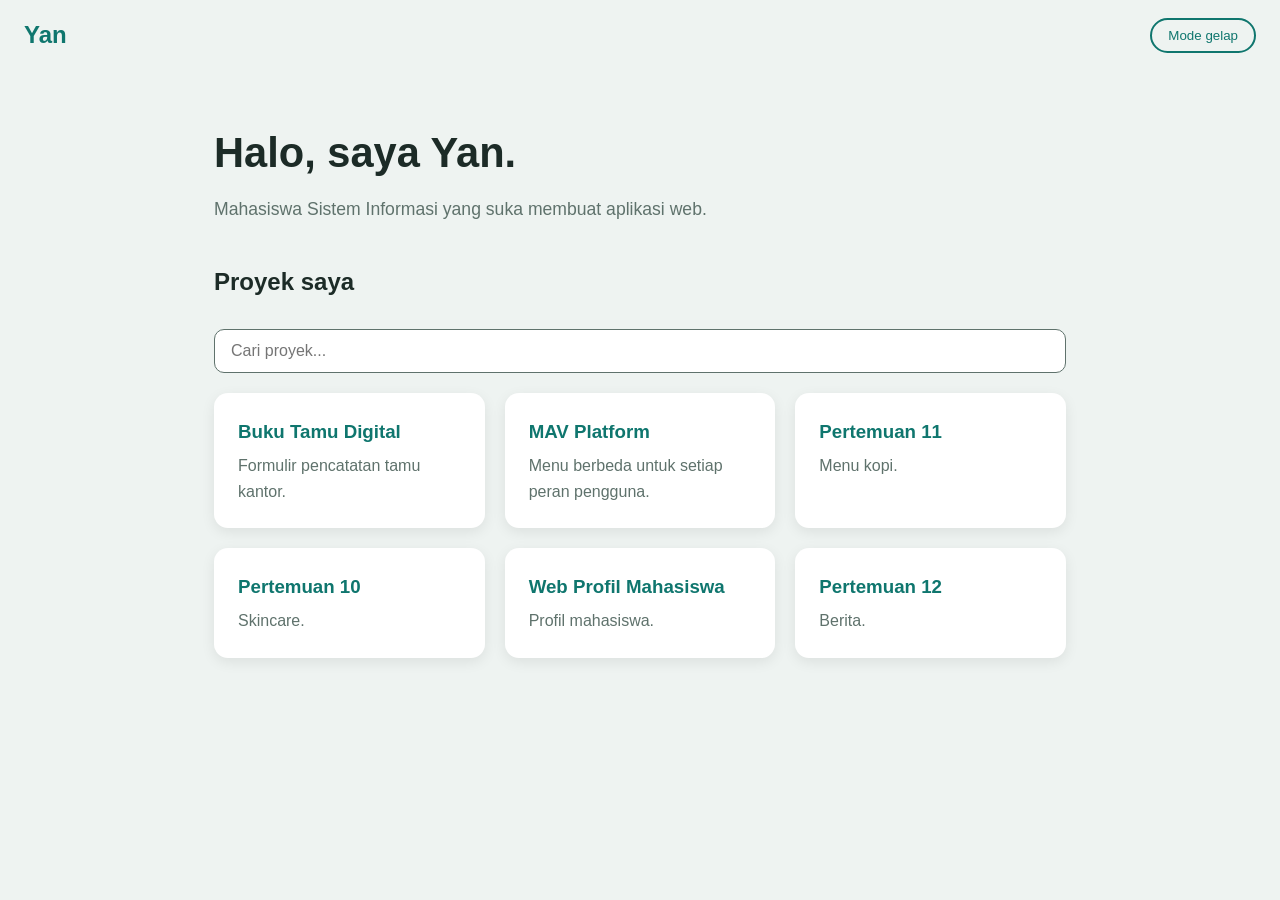
<file: index.html>
<!DOCTYPE html>
<html lang="id">

<head>
    <meta charset="UTF-8">
    <meta name="viewport" content="width=device-width, initial-scale=1">
    <title>Portofolio Yan</title> <!-- Menghubungkan file CSS -->
    <link rel="stylesheet" href="style.css">
</head>

<body> <!-- ===== Bagian atas ===== -->
    <header class="header">
        <h2 class="logo">Yan</h2> <button id="tombol-tema">Mode gelap</button>
    </header>
    <main class="isi"> <!-- ===== Perkenalan ===== -->
        <section class="perkenalan">
            <h1>Halo, saya Yan.</h1>
            <p>Mahasiswa Sistem Informasi yang suka membuat aplikasi web.</p>
        </section> <!-- ===== Daftar proyek ===== -->
        <h2>Proyek saya</h2> <!-- Kotak pencarian (dipakai oleh script.js) --> <input type="text" id="cari"
            placeholder="Cari proyek...">
        <section class="daftar-proyek">
            <!-- Satu kartu = satu proyek.            href mengarah ke index.html di dalam folder proyek tersebut. -->
            <a class="kartu" href="warung-ice-cream/buku-tamu-digital/index.html">
                <h3>Buku Tamu Digital</h3>
                <p>Formulir pencatatan tamu kantor.</p>
            </a> <a class="kartu" href="warung-ice-cream/mav-platform/index.html">
                <h3>MAV Platform</h3>
                <p>Menu berbeda untuk setiap peran pengguna.</p>
            </a>
            </a> <a class="kartu" href="pertemuan11/index.html">
                <h3>Pertemuan 11</h3>
                <p>Menu kopi.</p>
            </a>
            </a> <a class="kartu" href="pertemuan10/index.html">
                <h3>Pertemuan 10</h3>
                <p>Skincare.</p>
            </a>
            </a> <a class="kartu" href="web-profil-mahasiswa/index.html">
                <h3>Web Profil Mahasiswa</h3>
                <p>Profil mahasiswa.</p>
            </a>
            </a> <a class="kartu" href="pertemuan12/index.html">
                <h3>Pertemuan 12</h3>
                <p>Berita.</p>
            </a>
            <!-- Mau menambah proyek? Salin satu blok <a class="kartu"> di atas, lalu ubah href, judul, dan deskripsinya. -->
        </section>
        <p id="pesan-kosong" class="pesan-kosong">Proyek tidak ditemukan.</p>
    </main> <!-- Menghubungkan file JavaScript (letakkan paling bawah) -->
    <script src="script.js"></script>
</body>

</html>
</file>
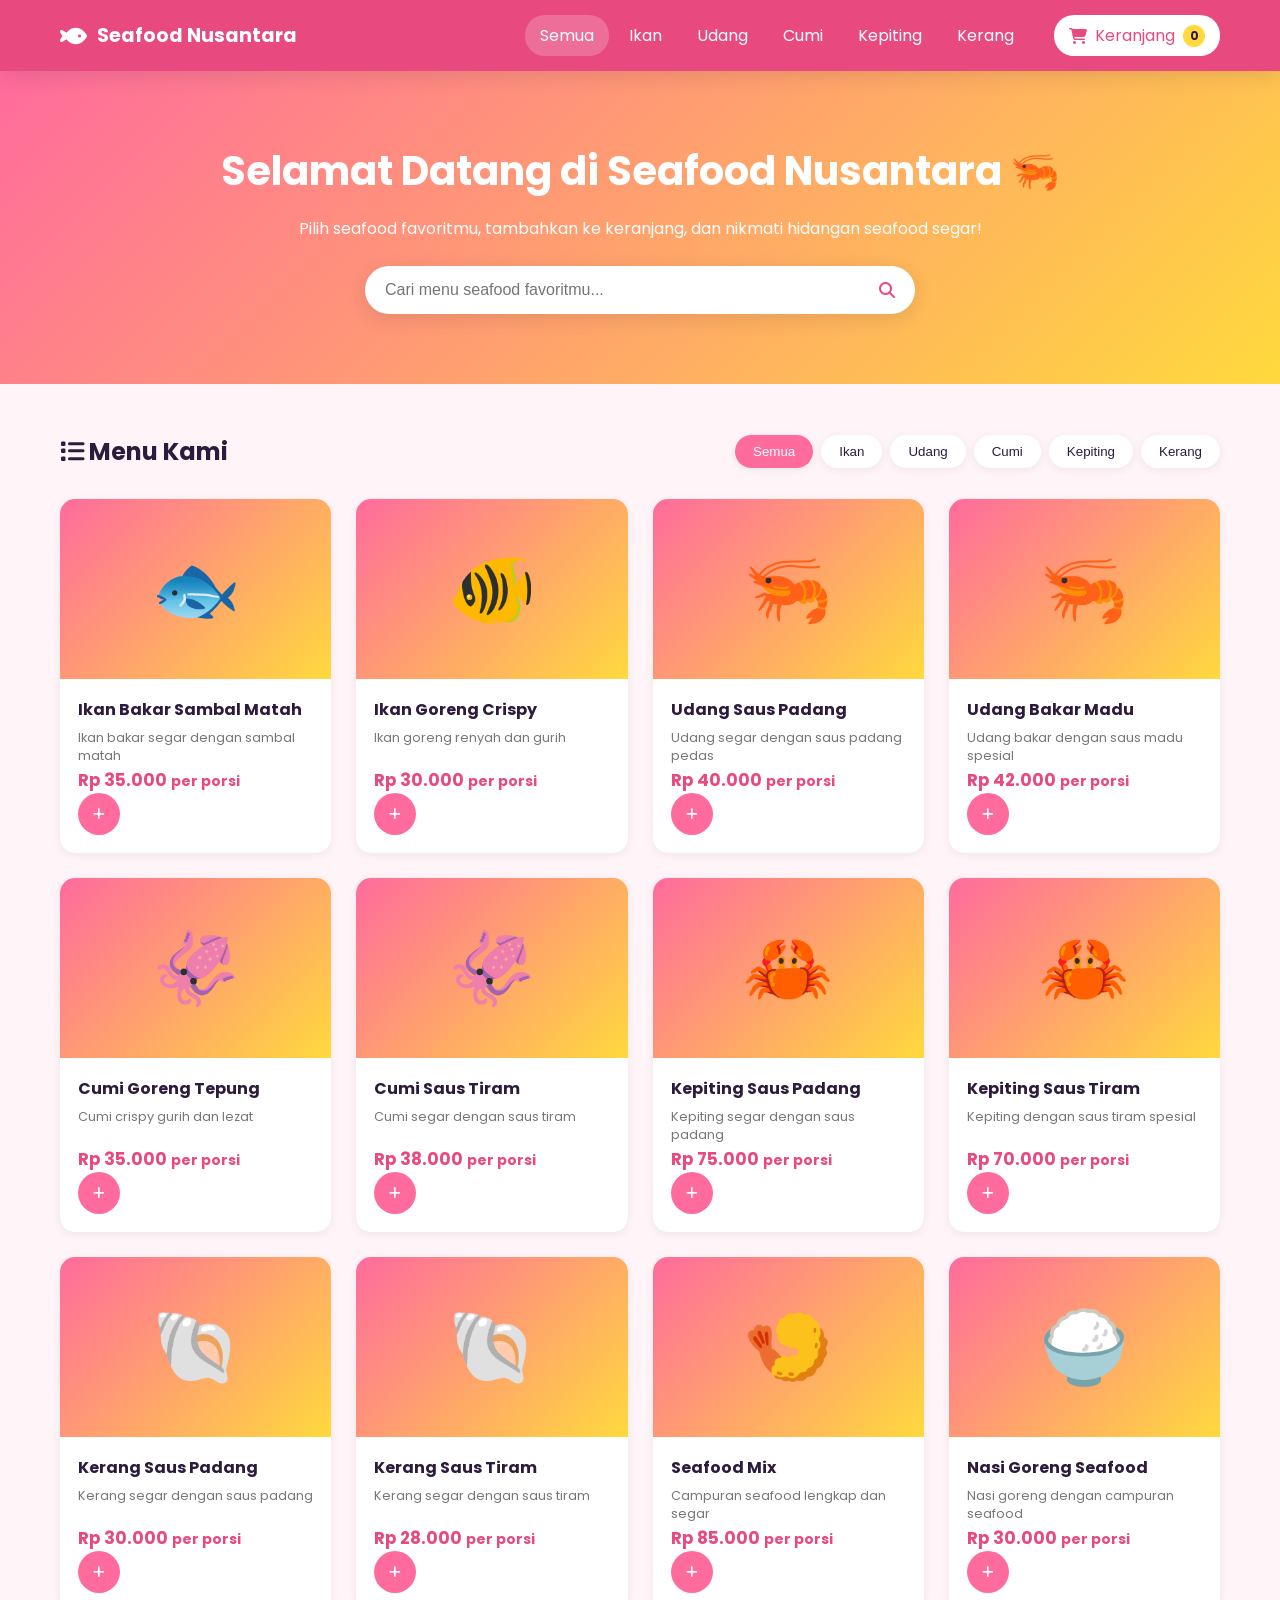
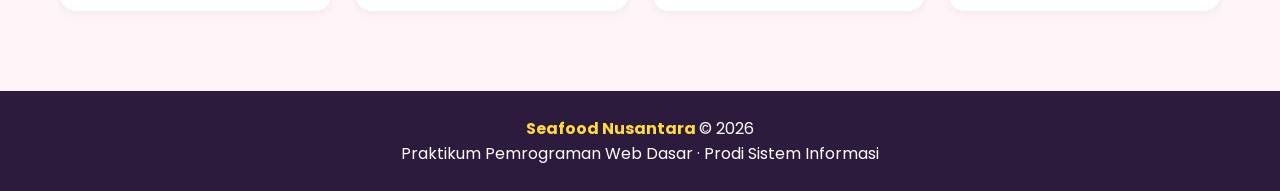
<file: restoran-seafood/index.html>
<!DOCTYPE html>
<html lang="id">

<head>
    <meta charset="UTF-8">
    <meta name="viewport" content="width=device-width, initial-scale=1.0">

    <title>Seafood Nusantara</title>

    <!-- jQuery -->
    <script src="https://code.jquery.com/jquery-3.7.1.min.js"></script>

    <!-- Font Awesome -->
    <link rel="stylesheet"
        href="https://cdnjs.cloudflare.com/ajax/libs/font-awesome/6.4.0/css/all.min.css">

    <!-- Google Font -->
    <link href="https://fonts.googleapis.com/css2?family=Poppins:wght@300;400;500;600;700;800&display=swap"
        rel="stylesheet">

    <!-- CSS -->
    <link rel="stylesheet" href="style.css">
</head>

<body>

    <!-- ================= NAVBAR ================= -->

    <nav class="navbar">

        <div class="nav-container">

            <div class="logo">

                <i class="fas fa-fish"></i>

                <span>
                    Seafood Nusantara
                </span>

            </div>


            <div class="nav-menu" id="navMenu">

                <a class="nav-link active"
                   data-filter="all">
                    Semua
                </a>

                <a class="nav-link"
                   data-filter="ikan">
                    Ikan
                </a>

                <a class="nav-link"
                   data-filter="udang">
                    Udang
                </a>

                <a class="nav-link"
                   data-filter="cumi">
                    Cumi
                </a>

                <a class="nav-link"
                   data-filter="kepiting">
                    Kepiting
                </a>

                <a class="nav-link"
                   data-filter="kerang">
                    Kerang
                </a>

            </div>


            <div class="cart-btn" id="cartBtn">

                <i class="fas fa-shopping-cart"></i>

                <span class="cart-text">
                    Keranjang
                </span>

                <span class="cart-badge" id="cartBadge">
                    0
                </span>

            </div>


            <div class="hamburger" id="hamburger">

                <i class="fas fa-bars"></i>

            </div>

        </div>

    </nav>


    <!-- ================= HERO ================= -->

    <section class="hero">

        <div class="hero-content">

            <h1>
                Selamat Datang di
                <span>Seafood Nusantara</span> 🦐
            </h1>

            <p>
                Pilih seafood favoritmu, tambahkan ke keranjang,
                dan nikmati hidangan seafood segar!
            </p>


            <div class="search-box">

                <input
                    type="text"
                    id="searchProduk"
                    placeholder="Cari menu seafood favoritmu...">

                <i class="fas fa-search"></i>

            </div>

        </div>

    </section>


    <!-- ================= MENU ================= -->

    <section class="produk-section">

        <div class="section-header">

            <h2>
                <i class="fas fa-list"></i>
                Menu Kami
            </h2>


            <div class="filter-btns">

                <button
                    class="filter-btn active"
                    data-cat="all">
                    Semua
                </button>

                <button
                    class="filter-btn"
                    data-cat="ikan">
                    Ikan
                </button>

                <button
                    class="filter-btn"
                    data-cat="udang">
                    Udang
                </button>

                <button
                    class="filter-btn"
                    data-cat="cumi">
                    Cumi
                </button>

                <button
                    class="filter-btn"
                    data-cat="kepiting">
                    Kepiting
                </button>

                <button
                    class="filter-btn"
                    data-cat="kerang">
                    Kerang
                </button>

            </div>

        </div>


        <div
            class="produk-grid"
            id="produkGrid">
        </div>

    </section>


    <!-- ================= OVERLAY KERANJANG ================= -->

    <div
        class="cart-overlay"
        id="cartOverlay">
    </div>


    <!-- ================= KERANJANG ================= -->

    <aside
        class="cart-sidebar"
        id="cartSidebar">

        <div class="cart-header">

            <h3>

                <i class="fas fa-shopping-bag"></i>

                Keranjang Belanja

            </h3>


            <button
                class="cart-close"
                id="cartClose">

                <i class="fas fa-times"></i>

            </button>

        </div>


        <div
            class="cart-items"
            id="cartItems">
        </div>


        <div class="cart-footer">

            <div class="cart-total">

                <span>
                    Total:
                </span>

                <span
                    class="total-price"
                    id="cartTotal">

                    Rp 0

                </span>

            </div>


            <button
                class="btn-checkout"
                id="btnCheckout">

                <i class="fas fa-check-circle"></i>

                Checkout Sekarang

            </button>

        </div>

    </aside>


    <!-- ================= TOAST ================= -->

    <div
        class="toast"
        id="toast">

        <i class="fas fa-check-circle"></i>

        <span id="toastMsg">
            Produk ditambahkan!
        </span>

    </div>


    <!-- ================= DATA PEMBELI ================= -->

    <div
        class="checkout-modal"
        id="checkoutModal">

        <div class="checkout-box">

            <h2>

                <i class="fas fa-user"></i>

                Data Pembeli

            </h2>


            <form id="checkoutForm">


                <div class="form-group">

                    <label for="namaPembeli">
                        Nama
                    </label>

                    <input
                        type="text"
                        id="namaPembeli"
                        placeholder="Nama lengkap"
                        required>

                </div>


                <div class="form-group">

                    <label for="alamatPembeli">
                        Alamat
                    </label>

                    <textarea
                        id="alamatPembeli"
                        placeholder="Alamat pengiriman"
                        required>
                    </textarea>

                </div>


                <div class="form-group">

                    <label for="noHp">
                        No HP
                    </label>

                    <input
                        type="tel"
                        id="noHp"
                        placeholder="08xxxxxxxxxx"
                        required>

                </div>


                <div class="checkout-buttons">

                    <button
                        type="button"
                        class="btn-batal"
                        id="btnBatal">

                        Batal

                    </button>


                    <button
                        type="submit"
                        class="btn-bayar">

                        <i class="fas fa-check-circle"></i>

                        Bayar Sekarang

                    </button>

                </div>

            </form>

        </div>

    </div>


    <!-- ================= FOOTER ================= -->

    <footer class="footer">

        <p>
            <strong>
                Seafood Nusantara
            </strong>
            © 2026
        </p>

        <p>
            Praktikum Pemrograman Web Dasar
            · Prodi Sistem Informasi
        </p>

    </footer>


    <!-- JAVASCRIPT -->

    <script src="script.js"></script>

</body>

</html>
</file>
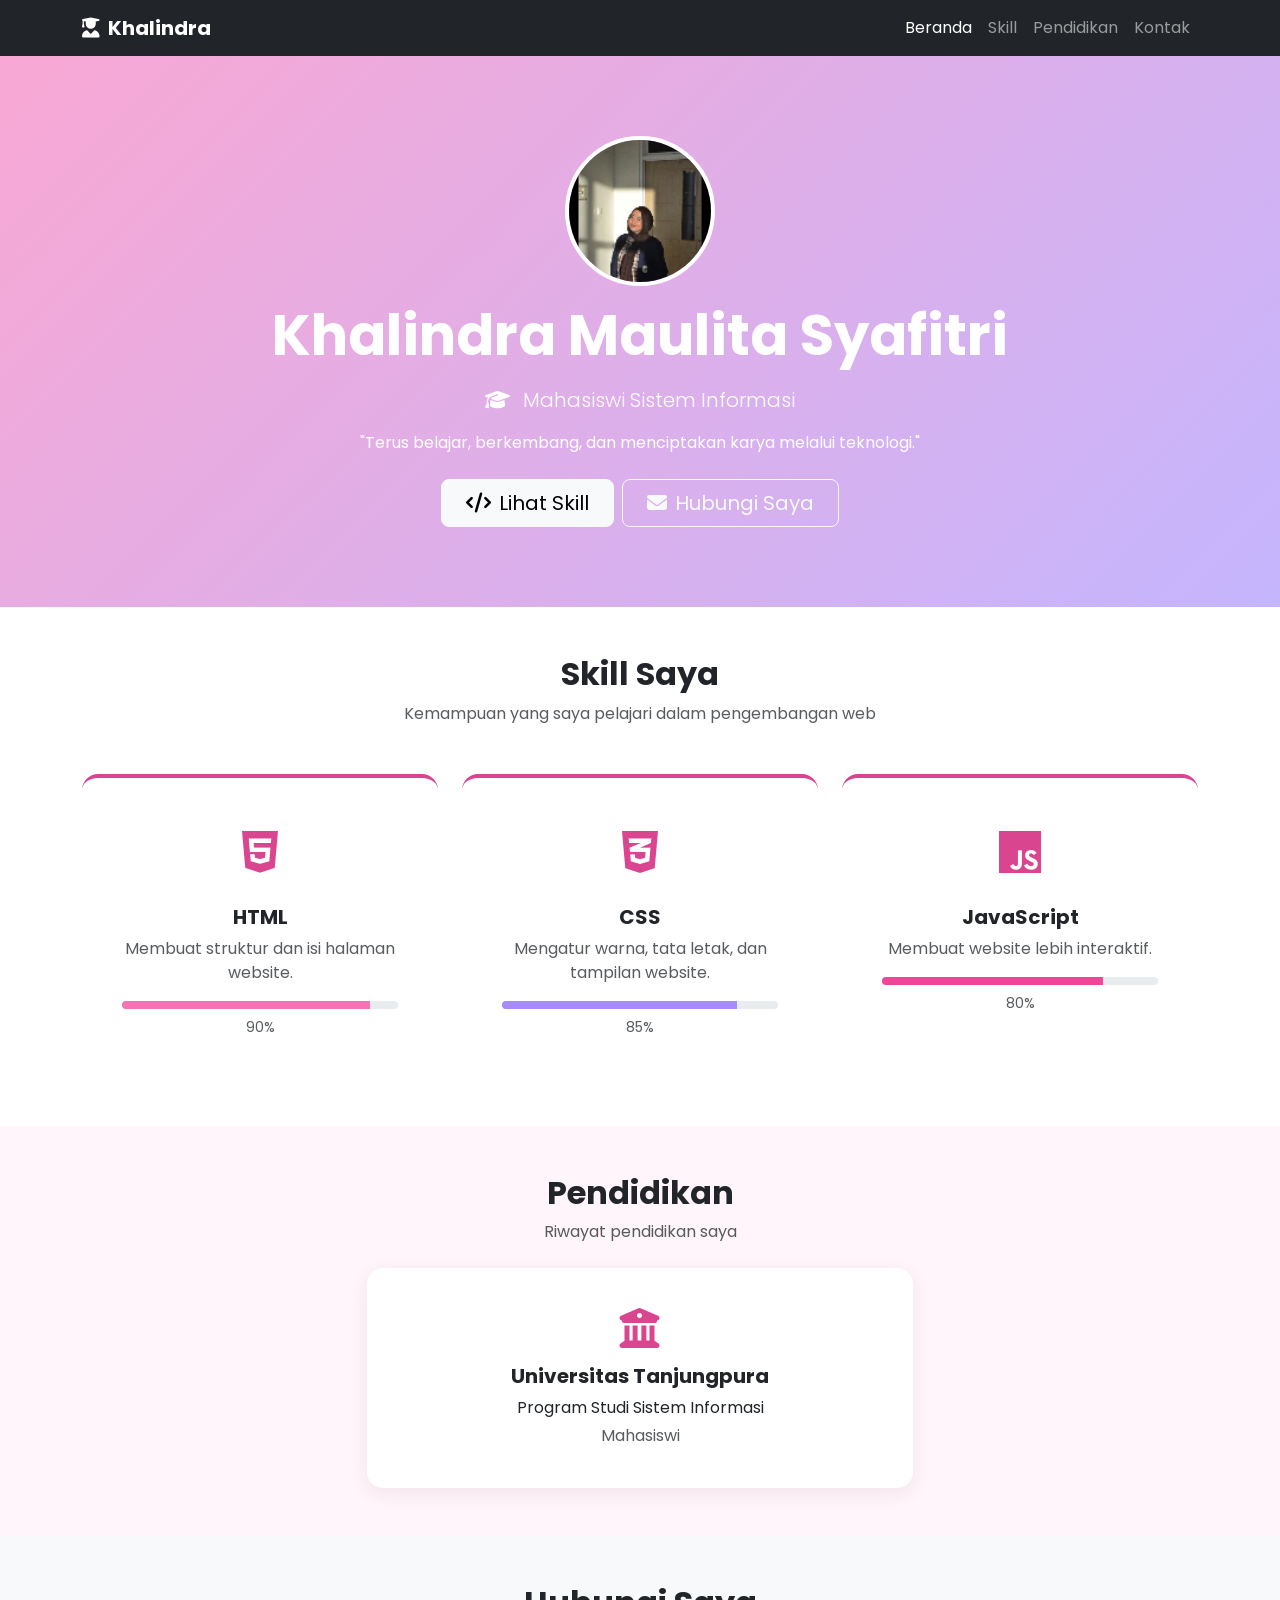
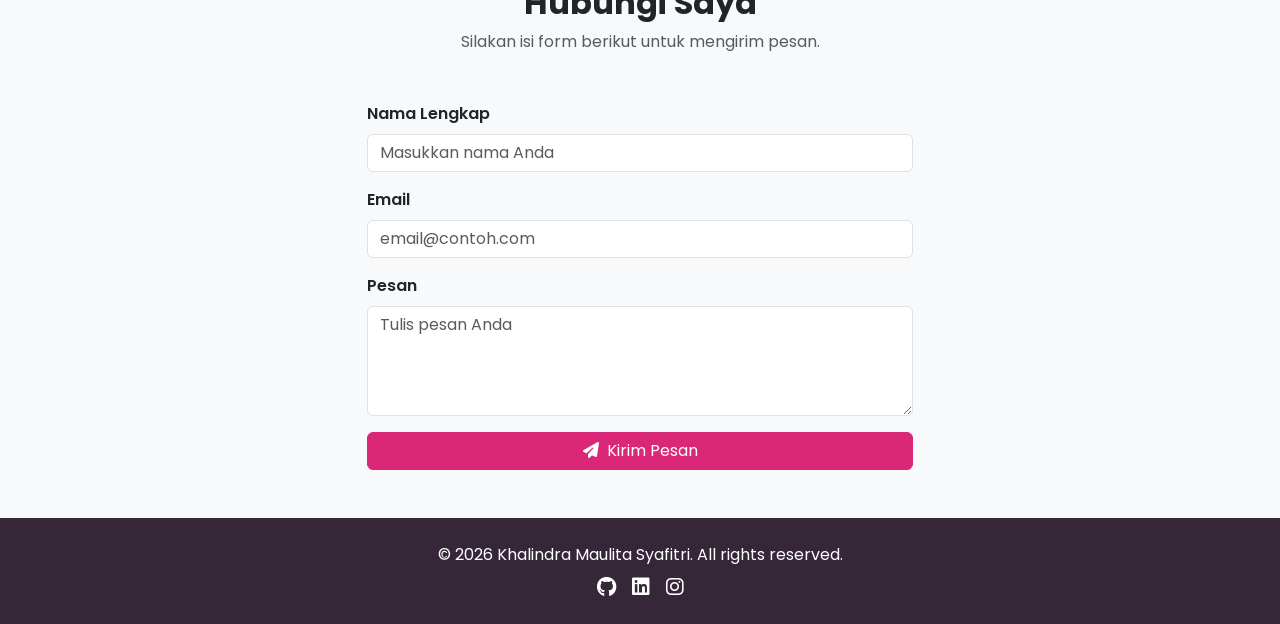
<file: web-profil-mahasiswa/index.html>
<!DOCTYPE html>
<html lang="id">
<head>
    <meta charset="UTF-8">
    <meta name="viewport" content="width=device-width, initial-scale=1.0">
    <title>Profile Mahasiswa - Khalindra</title>

    <link href="https://cdn.jsdelivr.net/npm/bootstrap@5.3.0/dist/css/bootstrap.min.css"
          rel="stylesheet">

    <link href="https://cdnjs.cloudflare.com/ajax/libs/font-awesome/6.4.0/css/all.min.css"
          rel="stylesheet">

    <link href="https://fonts.googleapis.com/css2?family=Poppins:wght@300;400;500;600;700;800&display=swap"
          rel="stylesheet">

    <link rel="stylesheet" href="style.css">
</head>
<body>

    <nav class="navbar navbar-expand-lg navbar-dark bg-dark sticky-top">
        <div class="container">
            <a class="navbar-brand fw-bold" href="#beranda">
                <i class="fas fa-user-graduate me-2"></i>Khalindra
            </a>

            <button class="navbar-toggler" type="button"
                    data-bs-toggle="collapse" data-bs-target="#navbarMenu"
                    aria-controls="navbarMenu" aria-expanded="false"
                    aria-label="Buka menu navigasi">
                <span class="navbar-toggler-icon"></span>
            </button>

            <div class="collapse navbar-collapse" id="navbarMenu">
                <ul class="navbar-nav ms-auto">
                    <li class="nav-item">
                        <a class="nav-link active" href="#beranda">Beranda</a>
                    </li>
                    <li class="nav-item">
                        <a class="nav-link" href="#skill">Skill</a>
                    </li>
                    <li class="nav-item">
                        <a class="nav-link" href="#pendidikan">Pendidikan</a>
                    </li>
                    <li class="nav-item">
                        <a class="nav-link" href="#kontak">Kontak</a>
                    </li>
                </ul>
            </div>
        </div>
    </nav>

    <!-- HERO SECTION -->
    <section class="hero-section" id="beranda">
        <div class="container text-center">

            <img src="img/profil.webp"
                 alt="Foto profil Khalindra"
                 class="profile-img mb-3">

            <h1 class="display-4 fw-bold mb-3">
                Khalindra Maulita Syafitri
            </h1>

            <p class="lead mb-3">
                <i class="fas fa-graduation-cap me-2"></i>
                Mahasiswi Sistem Informasi
            </p>

            <p class="mb-4">
                "Terus belajar, berkembang, dan menciptakan karya melalui teknologi."
            </p>

            <div class="d-flex gap-2 justify-content-center flex-wrap">
                <a href="#skill" class="btn btn-light btn-lg px-4">
                    <i class="fas fa-code me-2"></i>Lihat Skill
                </a>

                <a href="#kontak" class="btn btn-outline-light btn-lg px-4">
                    <i class="fas fa-envelope me-2"></i>Hubungi Saya
                </a>
            </div>

        </div>
    </section>

    <!-- SECTION SKILL -->
    <section class="py-5" id="skill">
        <div class="container">

            <div class="text-center mb-5">
                <h2 class="fw-bold">Skill Saya</h2>
                <p class="text-muted">
                    Kemampuan yang saya pelajari dalam pengembangan web
                </p>
            </div>

            <div class="row g-4">

                <div class="col-12 col-md-6 col-lg-4">
                    <div class="card skill-card h-100 text-center p-4">
                        <div class="card-body">
                            <div class="icon">
                                <i class="fab fa-html5"></i>
                            </div>

                            <h5 class="card-title fw-bold">HTML</h5>
                            <p class="card-text text-muted">
                                Membuat struktur dan isi halaman website.
                            </p>

                            <div class="progress" style="height: 8px;">
                                <div class="progress-bar skill-html"
                                     role="progressbar" style="width: 90%;"
                                     aria-valuenow="90" aria-valuemin="0"
                                     aria-valuemax="100"></div>
                            </div>
                            <small class="text-muted mt-2 d-block">90%</small>
                        </div>
                    </div>
                </div>

                <div class="col-12 col-md-6 col-lg-4">
                    <div class="card skill-card h-100 text-center p-4">
                        <div class="card-body">
                            <div class="icon">
                                <i class="fab fa-css3-alt"></i>
                            </div>

                            <h5 class="card-title fw-bold">CSS</h5>
                            <p class="card-text text-muted">
                                Mengatur warna, tata letak, dan tampilan website.
                            </p>

                            <div class="progress" style="height: 8px;">
                                <div class="progress-bar skill-css"
                                     role="progressbar" style="width: 85%;"
                                     aria-valuenow="85" aria-valuemin="0"
                                     aria-valuemax="100"></div>
                            </div>
                            <small class="text-muted mt-2 d-block">85%</small>
                        </div>
                    </div>
                </div>

                <div class="col-12 col-md-6 col-lg-4">
                    <div class="card skill-card h-100 text-center p-4">
                        <div class="card-body">
                            <div class="icon">
                                <i class="fab fa-js"></i>
                            </div>

                            <h5 class="card-title fw-bold">JavaScript</h5>
                            <p class="card-text text-muted">
                                Membuat website lebih interaktif.
                            </p>

                            <div class="progress" style="height: 8px;">
                                <div class="progress-bar skill-js"
                                     role="progressbar" style="width: 80%;"
                                     aria-valuenow="80" aria-valuemin="0"
                                     aria-valuemax="100"></div>
                            </div>
                            <small class="text-muted mt-2 d-block">80%</small>
                        </div>
                    </div>
                </div>

            </div>
        </div>
    </section>

    <section class="py-5 education-section" id="pendidikan">
        <div class="container">
            <div class="text-center mb-4">
                <h2 class="fw-bold">Pendidikan</h2>
                <p class="text-muted">Riwayat pendidikan saya</p>
            </div>

            <div class="row justify-content-center">
                <div class="col-12 col-md-8 col-lg-6">
                    <div class="card education-card p-4 text-center">
                        <div class="card-body">
                            <i class="fas fa-university education-icon mb-3"></i>
                            <h5 class="fw-bold">
                                Universitas Tanjungpura
                            </h5>
                            <p class="mb-1">Program Studi Sistem Informasi</p>
                            <p class="text-muted mb-0">
                                Mahasiswi
                            </p>
                        </div>
                    </div>
                </div>
            </div>
        </div>
    </section>

    <section class="py-5 bg-light" id="kontak">
        <div class="container">
            <div class="text-center mb-5">
                <h2 class="fw-bold">Hubungi Saya</h2>
                <p class="text-muted">
                    Silakan isi form berikut untuk mengirim pesan.
                </p>
            </div>

            <div class="row justify-content-center">
                <div class="col-12 col-md-8 col-lg-6">
                    <form>
                        <div class="mb-3">
                            <label for="nama" class="form-label fw-semibold">
                                Nama Lengkap
                            </label>
                            <input type="text" class="form-control" id="nama"
                                   placeholder="Masukkan nama Anda" required>
                        </div>

                        <div class="mb-3">
                            <label for="email" class="form-label fw-semibold">
                                Email
                            </label>
                            <input type="email" class="form-control" id="email"
                                   placeholder="email@contoh.com" required>
                        </div>

                        <div class="mb-3">
                            <label for="pesan" class="form-label fw-semibold">
                                Pesan
                            </label>
                            <textarea class="form-control" id="pesan" rows="4"
                                      placeholder="Tulis pesan Anda"
                                      required></textarea>
                        </div>

                        <button type="submit" class="btn btn-primary w-100">
                            <i class="fas fa-paper-plane me-2"></i>Kirim Pesan
                        </button>
                    </form>
                </div>
            </div>
        </div>
    </section>

    <footer class="footer text-center">
        <div class="container">
            <p class="mb-2">
                &copy; 2026 Khalindra Maulita Syafitri.
                All rights reserved.
            </p>

            <div class="d-flex gap-3 justify-content-center">
                <a href="#" class="text-white" aria-label="GitHub">
                    <i class="fab fa-github fa-lg"></i>
                </a>
                <a href="#" class="text-white" aria-label="LinkedIn">
                    <i class="fab fa-linkedin fa-lg"></i>
                </a>
                <a href="#" class="text-white" aria-label="Instagram">
                    <i class="fab fa-instagram fa-lg"></i>
                </a>
            </div>
        </div>
    </footer>

    <script src="https://cdn.jsdelivr.net/npm/bootstrap@5.3.0/dist/js/bootstrap.bundle.min.js"></script>

</body>
</html>
</file>
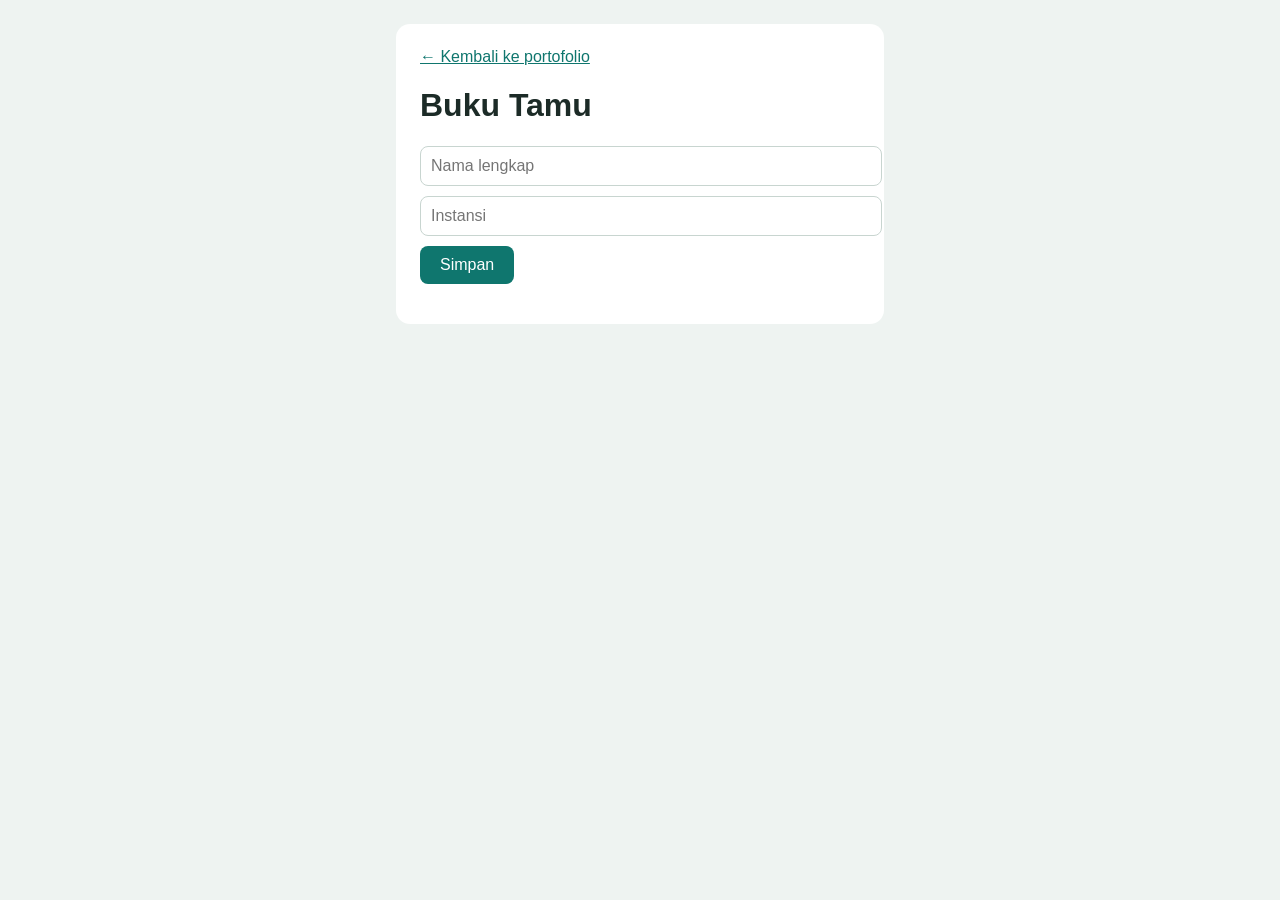
<file: warung-ice-cream/buku-tamu-digital/index.html>
<!DOCTYPE html>
<html lang="id">

<head>
    <meta charset="UTF-8">
    <meta name="viewport" content="width=device-width, initial-scale=1">
    <title>Buku Tamu Digital</title>
    <link rel="stylesheet" href="style.css">
</head>

<body>
    <div class="kotak"> <!-- ../ artinya "naik satu folder", lalu buka index.html utama --> <a
            href="../index.html">&larr; Kembali ke portofolio</a>
        <h1>Buku Tamu</h1> <input id="nama" placeholder="Nama lengkap"> <input id="instansi" placeholder="Instansi">
        <button id="simpan">Simpan</button>
        <ul id="daftar"></ul>
    </div>
    <script src="script.js"></script>
</body>

</html>
</file>
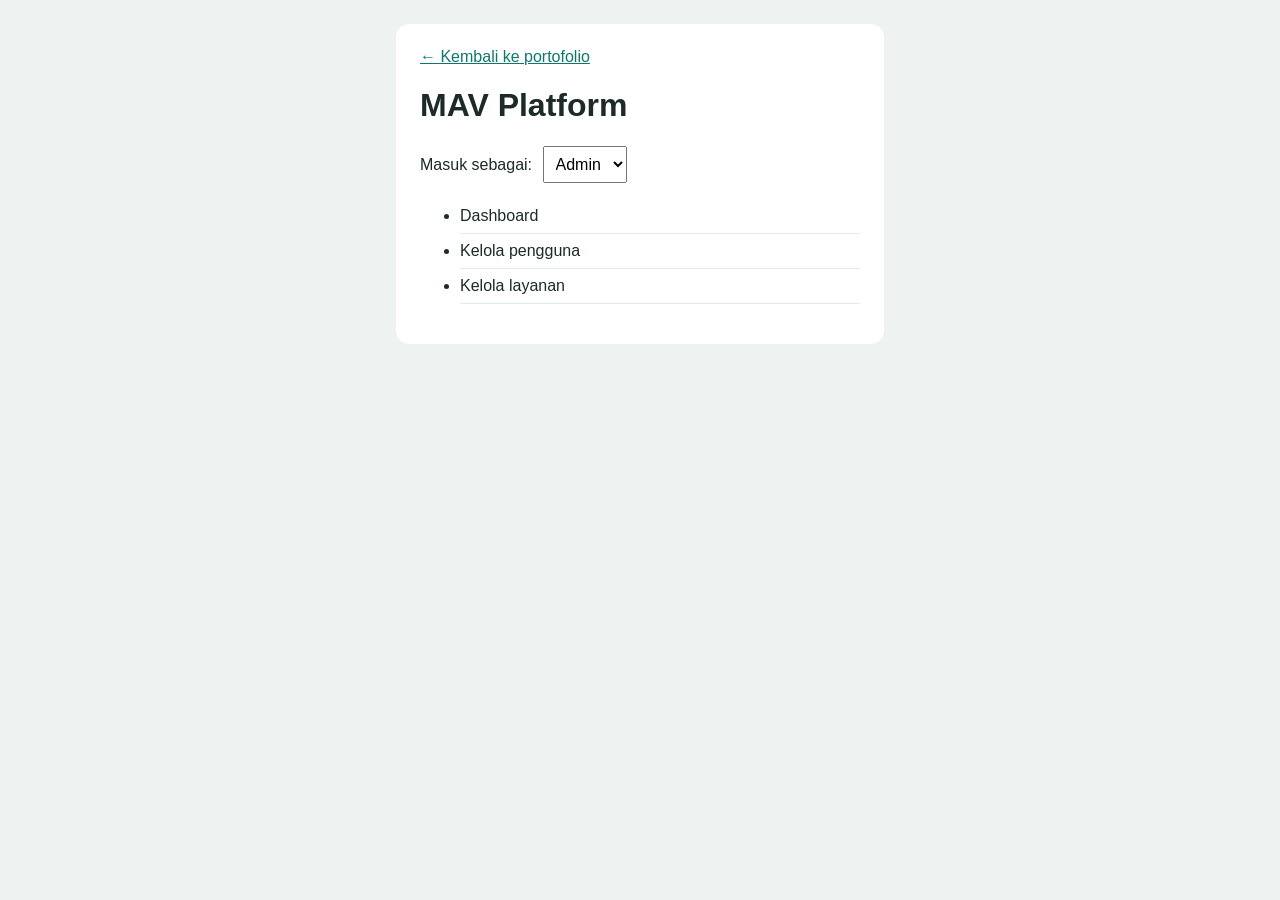
<file: warung-ice-cream/mav-platform/index.html>
<!DOCTYPE html>
<html lang="id">

<head>
    <meta charset="UTF-8">
    <meta name="viewport" content="width=device-width, initial-scale=1">
    <title>MAV Platform</title>
    <link rel="stylesheet" href="style.css">
</head>

<body>
    <div class="kotak"> <a href="../index.html">&larr; Kembali ke portofolio</a>
        <h1>MAV Platform</h1> <label>Masuk sebagai: <select id="peran">
                <option value="admin">Admin</option>
                <option value="staf">Staf</option>
                <option value="tamu">Tamu</option>
            </select> </label>
        <ul id="menu"></ul>
    </div>
    <script src="script.js"></script>
</body>

</html>
</file>
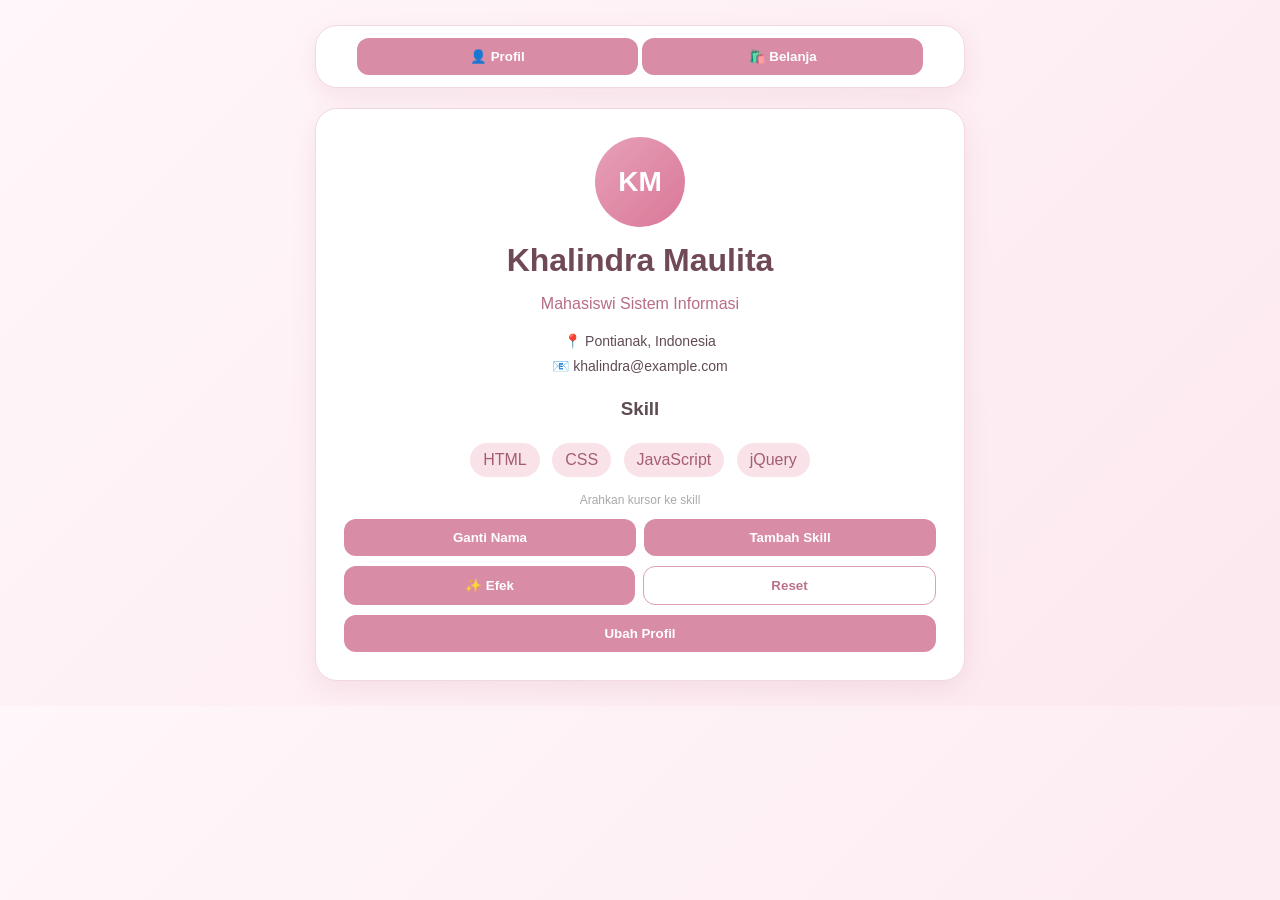
<file: belanja.html>
<!DOCTYPE html>
<html lang="id">
<head>
<meta charset="UTF-8">
<meta name="viewport" content="width=device-width,initial-scale=1">
<title>Profil & Belanja</title>

<script src="https://code.jquery.com/jquery-3.7.1.min.js"></script>

<style>
*{box-sizing:border-box}

body{
 margin:0;padding:25px 15px;font-family:Arial;
 background:linear-gradient(135deg,#fff7fa,#fce8ef);
 color:#604b54
}

.container{max-width:650px;margin:auto}

.nav,.card{
 background:white;border:1px solid #f2d9e1;
 border-radius:22px;box-shadow:0 8px 25px #be64821f
}

.nav{text-align:center;padding:12px;margin-bottom:20px}
.nav button{width:45%}

button{
 padding:11px 15px;border:0;border-radius:12px;
 background:#d98ca5;color:white;font-weight:bold;
 cursor:pointer
}

button:hover{background:#c97894}

.outline{
 background:white;color:#bd7189;
 border:1px solid #d9a1b2
}

.row{display:flex;gap:8px;margin-top:10px}
.row button{flex:1}

.card{padding:28px;text-align:center}

.avatar{
 width:90px;height:90px;margin:auto;border-radius:50%;
 background:linear-gradient(135deg,#e7a0b7,#d97898);
 color:white;display:flex;align-items:center;
 justify-content:center;font-size:28px;font-weight:bold
}

h1{color:#704957;margin:15px 0 5px}
.jabatan{color:#b76d84}
.info{line-height:1.8;font-size:14px}

.skill{
 display:inline-block;padding:8px 13px;margin:4px;
 background:#f9e3e9;color:#a45d72;
 border-radius:20px;transition:.3s
}

.skill:hover{
 background:#efc5d2;transform:translateY(-3px)
}

.box,.keranjang,.form-box,.riwayat{
 margin-top:15px;padding:18px;background:#fff5f8;
 border:1px solid #f1d5df;border-radius:16px;text-align:left
}

.box{display:none}

label{
 display:block;margin:10px 0 5px;
 font-size:13px;font-weight:bold
}

input,textarea{
 width:100%;padding:10px;
 border:1px solid #e5cbd4;border-radius:9px
}

textarea{height:75px;resize:none}

#belanja{display:none}

.produk{
 display:grid;grid-template-columns:1fr 1fr;
 gap:15px;margin-top:20px
}

.item{
 padding:18px;background:#fff7fa;
 border:1px solid #f1d5df;border-radius:18px
}

.gambar{font-size:38px}
.harga,.total{color:#bd7189}

.cart-item{
 display:flex;justify-content:space-between;
 padding:9px 0;border-bottom:1px solid #f0dce3
}

.cart-item button{padding:4px 8px}

.error{
 display:none;color:#c66d82;font-size:12px
}

#berhasil{
 display:none;margin-top:15px;padding:12px;
 background:#f8e8ed;color:#8b5b69;border-radius:10px
}

@media(max-width:500px){
 .produk{grid-template-columns:1fr}
 .row{flex-direction:column}
 .nav button{width:100%}
}
</style>
</head>

<body>

<div class="container">

<div class="nav">
 <button id="btnProfil">👤 Profil</button>
 <button id="btnBelanja">🛍️ Belanja</button>
</div>


<div id="profil">
<div class="card">

 <div class="avatar">KM</div>

 <h1 id="namaProfil">Khalindra Maulita</h1>

 <p class="jabatan" id="jabatanProfil">
  Mahasiswi Sistem Informasi
 </p>

 <div class="info">
  📍 Pontianak, Indonesia<br>
  📧 khalindra@example.com
 </div>

 <h3>Skill</h3>

 <div id="skills">
  <span class="skill">HTML</span>
  <span class="skill">CSS</span>
  <span class="skill">JavaScript</span>
  <span class="skill">jQuery</span>
 </div>

 <p style="font-size:12px;color:#aaa">
  Arahkan kursor ke skill
 </p>

 <div class="row">
  <button id="gantiNama">Ganti Nama</button>
  <button id="tambahSkill">Tambah Skill</button>
 </div>

 <div class="row">
  <button id="efek">✨ Efek</button>
  <button id="reset" class="outline">Reset</button>
 </div>

 <button id="ubahProfil" style="width:100%;margin-top:10px">
  Ubah Profil
 </button>

 <div id="editBox" class="box">

  <label>Nama Baru</label>
  <input id="namaBaru" placeholder="Masukkan nama baru">

  <label>Jabatan Baru</label>
  <input id="jabatanBaru" placeholder="Masukkan jabatan baru">

  <button id="simpanProfil" style="width:100%;margin-top:10px">
   Simpan Perubahan
  </button>

 </div>

</div>
</div>


<div id="belanja">
<div class="card">

 <h1>🛍️ Pinky Shop</h1>

 <p style="color:#a66a7d">
  Belanja kebutuhan favoritmu 💗
 </p>

 <div class="produk">

  <div class="item">
   <div class="gambar">🎀</div>
   <h3>Ribbon Bag</h3>
   <p class="harga">Rp 75.000</p>
   <button class="beli" data-n="Ribbon Bag" data-h="75000">
    Tambah
   </button>
  </div>

  <div class="item">
   <div class="gambar">👜</div>
   <h3>Mini Bag</h3>
   <p class="harga">Rp 120.000</p>
   <button class="beli" data-n="Mini Bag" data-h="120000">
    Tambah
   </button>
  </div>

  <div class="item">
   <div class="gambar">👛</div>
   <h3>Soft Pouch</h3>
   <p class="harga">Rp 55.000</p>
   <button class="beli" data-n="Soft Pouch" data-h="55000">
    Tambah
   </button>
  </div>

  <div class="item">
   <div class="gambar">🎁</div>
   <h3>Gift Box</h3>
   <p class="harga">Rp 150.000</p>
   <button class="beli" data-n="Gift Box" data-h="150000">
    Tambah
   </button>
  </div>

 </div>


 <div class="keranjang">

  <h2>🛒 Keranjang</h2>

  <div id="cart">
   <p style="text-align:center;color:#aaa">
    Keranjang masih kosong
   </p>
  </div>

  <hr>

  <p>Total Belanja: <b id="sub">Rp 0</b></p>

  <p id="diskon">Diskon: Rp 0</p>

  <h3 class="total">
   Total Bayar: <span id="total">Rp 0</span>
  </h3>

 </div>


 <div class="form-box">

  <h2>📝 Data Pembeli</h2>

  <form id="checkout">

   <label>Nama</label>
   <input id="nama" placeholder="Masukkan nama">
   <p class="error" id="eNama">
    Nama minimal 3 karakter!
   </p>

   <label>Alamat</label>
   <textarea id="alamat" placeholder="Masukkan alamat"></textarea>
   <p class="error" id="eAlamat">
    Alamat wajib diisi!
   </p>

   <label>No. HP</label>
   <input id="hp" placeholder="08123456789">
   <p class="error" id="eHp">
    No. HP harus 10-13 angka!
   </p>

   <button class="checkout">Checkout</button>

  </form>
 </div>


 <div id="berhasil">
  ✓ Pesanan berhasil dibuat!
 </div>


 <div class="riwayat">

  <h2>📋 Riwayat Belanja</h2>

  <div id="riwayat">
   <p style="text-align:center;color:#aaa">
    Belum ada riwayat belanja.
   </p>
  </div>

 </div>

</div>
</div>

</div>


<script>

$(function(){


$("#btnProfil").click(function(){
 $("#belanja").fadeOut(200,function(){
  $("#profil").fadeIn(400);
 });
});

$("#btnBelanja").click(function(){
 $("#profil").fadeOut(200,function(){
  $("#belanja").fadeIn(400);
 });
});



$("#gantiNama").click(function(){

 let n=prompt("Masukkan nama baru:");

 if(n && n.length>=3)
  $("#namaProfil").fadeOut(200,function(){
   $(this).text(n).fadeIn(400);
  });
 else if(n) alert("Nama minimal 3 karakter!");

});


$("#tambahSkill").click(function(){

 let s=prompt("Masukkan skill baru:");

 if(s)
  $("<span>")
   .addClass("skill")
   .text(s)
   .hide()
   .appendTo("#skills")
   .fadeIn(400);

});


$("#efek").click(function(){
 $("#namaProfil").fadeOut(200).fadeIn(500);
 $("#skills").slideUp(200).slideDown(500);
});


$("#reset").click(function(){

 $("#namaProfil").text("Khalindra Maulita");
 $("#jabatanProfil").text("Mahasiswi Sistem Informasi");

 $("#skills").html(`
  <span class="skill">HTML</span>
  <span class="skill">CSS</span>
  <span class="skill">JavaScript</span>
  <span class="skill">jQuery</span>
 `);

});


$("#ubahProfil").click(function(){
 $("#editBox").slideToggle(400);
});


$("#simpanProfil").click(function(){

 let n=$("#namaBaru").val().trim();
 let j=$("#jabatanBaru").val().trim();

 if(n.length<3){
  alert("Nama minimal 3 karakter!");
  return;
 }

 if(j.length<3){
  alert("Jabatan harus diisi!");
  return;
 }

 $("#namaProfil").text(n);
 $("#jabatanProfil").text(j);

 $("#namaBaru,#jabatanBaru").val("");

});


let cart=[];

$(".beli").click(function(){

 let n=$(this).data("n");
 let h=Number($(this).data("h"));
 let x=cart.find(i=>i.n==n);

 x ? x.q++ : cart.push({n:n,h:h,q:1});

 tampil();

});


function tampil(){

 let html="",sum=0;

 cart.forEach((i,x)=>{

  let jumlah=i.h*i.q;
  sum+=jumlah;

  html+=`
   <div class="cart-item">
    ${i.n} (${i.q}x)
    <span>
     Rp ${jumlah.toLocaleString("id-ID")}
     <button onclick="hapus(${x})">×</button>
    </span>
   </div>
  `;

 });

 $("#cart").html(html ||
  '<p style="text-align:center;color:#aaa">Keranjang masih kosong</p>'
 );

 let d=sum>100000 ? sum*.1 : 0;

 $("#sub").text("Rp "+sum.toLocaleString("id-ID"));
 $("#diskon").text("Diskon: Rp "+d.toLocaleString("id-ID"));
 $("#total").text("Rp "+(sum-d).toLocaleString("id-ID"));

}

window.hapus=function(x){
 cart.splice(x,1);
 tampil();
};


$("#checkout").submit(function(e){

 e.preventDefault();

 let n=$("#nama").val().trim();
 let a=$("#alamat").val().trim();
 let h=$("#hp").val().trim();
 let ok=true;

 if(n.length<3){
  $("#eNama").slideDown();ok=false;
 }else $("#eNama").slideUp();

 if(a.length<5){
  $("#eAlamat").slideDown();ok=false;
 }else $("#eAlamat").slideUp();

 if(!/^[0-9]{10,13}$/.test(h)){
  $("#eHp").slideDown();ok=false;
 }else $("#eHp").slideUp();

 if(!cart.length){
  alert("Keranjang masih kosong!");
  ok=false;
 }

 if(ok){

  let data=JSON.parse(localStorage.riwayat||"[]");

  data.push({
   tanggal:new Date().toLocaleString("id-ID"),
   total:$("#total").text(),
   qty:cart.reduce((s,i)=>s+i.q,0)
  });

  localStorage.riwayat=JSON.stringify(data);

  $("#berhasil").fadeIn().delay(1500).fadeOut();

  this.reset();
  cart=[];
  tampil();
  loadHistory();

 }

});


function loadHistory(){

 let data=JSON.parse(localStorage.riwayat||"");
 let html="";

 if(data)
  data.forEach(i=>{
   html+=`
    <div class="cart-item">
     ${i.tanggal}
     <span>${i.total}</span>
    </div>
   `;
  });

 $("#riwayat").html(html ||
  '<p style="text-align:center;color:#aaa">Belum ada riwayat belanja.</p>'
 );

}

loadHistory();

});
</script>

</body>
</html>
</file>
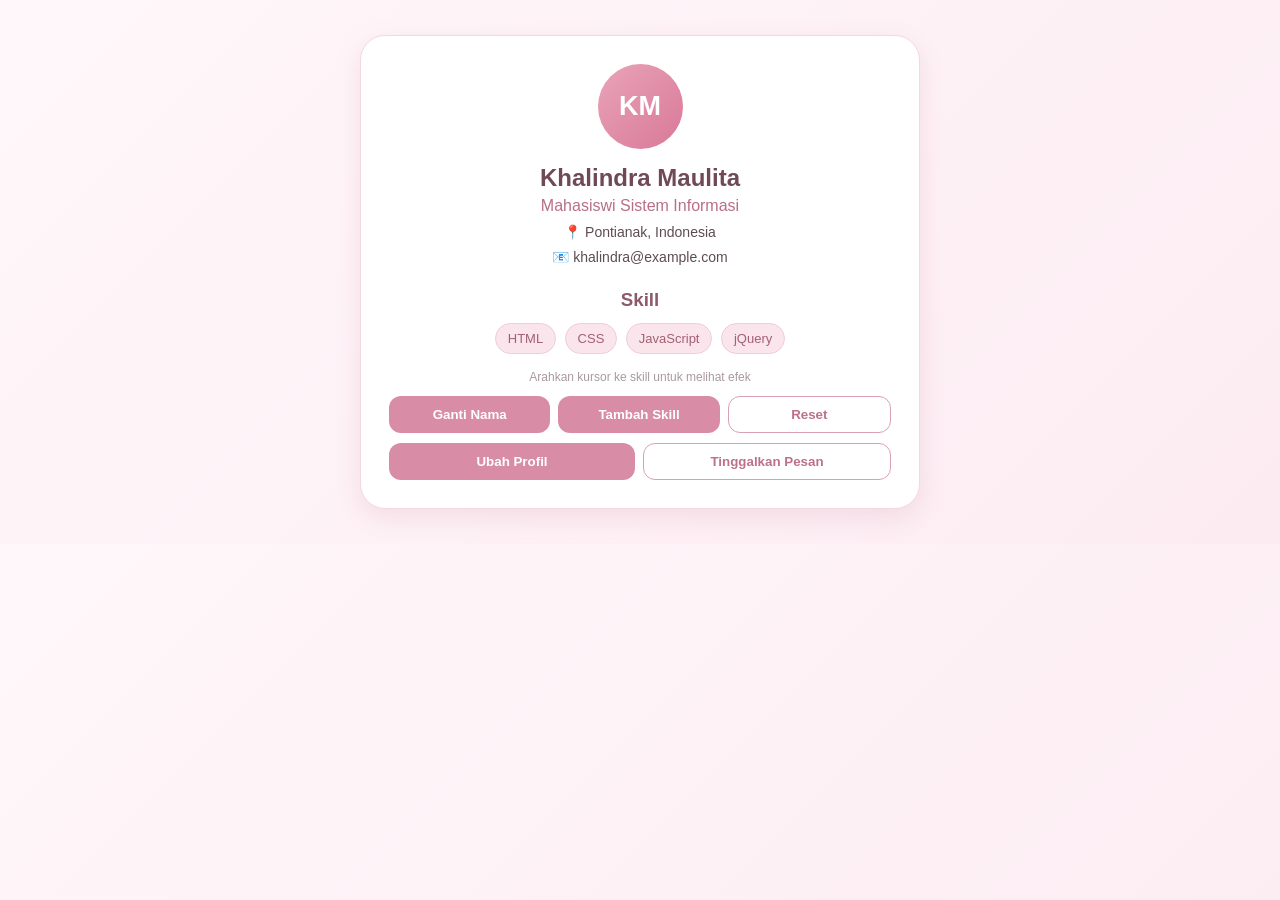
<file: profil.html>
<!DOCTYPE html>
<html lang="id">
<head>
<meta charset="UTF-8">
<meta name="viewport" content="width=device-width, initial-scale=1.0">
<title>Profil Interaktif</title>

<script src="https://code.jquery.com/jquery-3.7.1.min.js"></script>

<style>
*{
    box-sizing:border-box;
}

body{
    margin:0;
    padding:35px 15px;
    font-family:Arial,sans-serif;
    background:linear-gradient(135deg,#fff7fa,#fcecf2);
    color:#5f4b52;
}

.container{
    max-width:560px;
    margin:auto;
}

.card{
    background:white;
    padding:28px;
    border-radius:25px;
    box-shadow:0 8px 25px rgba(190,100,130,.15);
    border:1px solid #f2d9e1;
    text-align:center;
}

.avatar{
    width:85px;
    height:85px;
    margin:auto;
    border-radius:50%;
    background:linear-gradient(135deg,#e9a4b9,#d97898);
    color:white;
    display:flex;
    align-items:center;
    justify-content:center;
    font-size:27px;
    font-weight:bold;
}

h1{
    margin:15px 0 5px;
    color:#704957;
    font-size:24px;
}

.jabatan{
    color:#b86f85;
    margin:5px;
}

.info{
    line-height:1.8;
    font-size:14px;
}

h3{
    color:#8d596b;
    margin-bottom:8px;
}

.skill{
    display:inline-block;
    padding:7px 12px;
    margin:4px 2px;
    background:#f9e5eb;
    color:#a45f73;
    border:1px solid #f0ccd8;
    border-radius:18px;
    font-size:13px;
    cursor:pointer;
    transition:.3s;
}

.skill:hover{
    background:#f2cbd7;
    transform:translateY(-3px);
}

.hint{
    font-size:12px;
    color:#a99a9f;
}

.row{
    display:flex;
    gap:8px;
    margin-top:10px;
}

button{
    flex:1;
    padding:10px;
    border:0;
    border-radius:12px;
    background:#d98ca5;
    color:white;
    font-weight:bold;
    cursor:pointer;
    transition:.3s;
}

button:hover{
    background:#c97894;
    transform:translateY(-2px);
}

.outline{
    background:white;
    color:#bd7189;
    border:1px solid #d9a1b2;
}

.outline:hover{
    background:#fff3f6;
}

.box{
    display:none;
    margin-top:15px;
    padding:18px;
    background:#fff6f8;
    border:1px solid #f1d5df;
    border-radius:16px;
    text-align:left;
}

label{
    display:block;
    margin:9px 0 5px;
    font-size:13px;
    font-weight:bold;
}

input,textarea{
    width:100%;
    padding:10px;
    border:1px solid #e6ccd5;
    border-radius:9px;
    outline:none;
}

textarea{
    height:85px;
    resize:none;
}

.error{
    display:none;
    color:#c66d82;
    font-size:12px;
    margin:4px 0;
}

.success{
    display:none;
    margin-top:8px;
    padding:10px;
    background:#f8e8ed;
    color:#8b5b69;
    border-radius:9px;
    text-align:center;
}
</style>
</head>

<body>

<div class="container">

<div class="card">

    <!-- PROFIL -->
    <div class="avatar">KM</div>

    <h1 id="namaProfil">
        Khalindra Maulita
    </h1>

    <p class="jabatan" id="jabatanProfil">
        Mahasiswi Sistem Informasi
    </p>

    <div class="info">
        📍 Pontianak, Indonesia<br>
        📧 khalindra@example.com
    </div>


    <h3>Skill</h3>

    <div id="skills">

        <span class="skill">HTML</span>
        <span class="skill">CSS</span>
        <span class="skill">JavaScript</span>
        <span class="skill">jQuery</span>

    </div>

    <p class="hint">
        Arahkan kursor ke skill untuk melihat efek
    </p>


    <div class="row">

        <button id="gantiNama">
            Ganti Nama
        </button>

        <button id="tambahSkill">
            Tambah Skill
        </button>

        <button id="reset" class="outline">
            Reset
        </button>

    </div>


    <div class="row">

        <button id="btnProfil">
            Ubah Profil
        </button>

        <button id="btnPesan" class="outline">
            Tinggalkan Pesan
        </button>

    </div>


    <div id="editBox" class="box">

        <label>Nama Baru</label>

        <input
            type="text"
            id="namaBaru"
            placeholder="Masukkan nama baru"
        >

        <label>Jabatan Baru</label>

        <input
            type="text"
            id="jabatanBaru"
            placeholder="Masukkan jabatan baru"
        >

        <button
            id="simpanProfil"
            style="width:100%;margin-top:10px;"
        >
            Simpan Perubahan
        </button>

    </div>


    <div id="messageBox" class="box">

        <form id="formPesan">

            <label>Nama</label>

            <input
                type="text"
                id="namaPesan"
                placeholder="Masukkan nama"
            >

            <p class="error" id="errorNama">
                Nama minimal 3 karakter!
            </p>


            <label>Email</label>

            <input
                type="text"
                id="email"
                placeholder="contoh@email.com"
            >

            <p class="error" id="errorEmail">
                Email tidak valid!
            </p>


            <label>Pesan</label>

            <textarea
                id="isiPesan"
                placeholder="Tulis pesan minimal 10 karakter"
            ></textarea>

            <p class="error" id="errorPesan">
                Pesan minimal 10 karakter!
            </p>


            <button
                type="submit"
                style="width:100%;"
            >
                Kirim Pesan
            </button>


            <div id="success" class="success">
                ✓ Pesan berhasil dikirim!
            </div>

        </form>

    </div>

</div>

</div>


<script>

$(document).ready(function(){


    $("#gantiNama").click(function(){

        let nama=prompt("Masukkan nama baru:");

        if(nama && nama.length>=3){

            $("#namaProfil")
                .fadeOut(300,function(){

                    $(this)
                        .text(nama)
                        .fadeIn(500);

                });

        }
        else if(nama){

            alert("Nama minimal 3 karakter!");

        }

    });


    $("#tambahSkill").click(function(){

        let skill=prompt("Masukkan skill baru:");

        if(skill){

            $("<span>")
                .addClass("skill")
                .text(skill)
                .hide()
                .appendTo("#skills")
                .fadeIn(500);

        }

    });

    $("#reset").click(function(){

        $("#namaProfil")
            .text("Khalindra Maulita");

        $("#jabatanProfil")
            .text("Mahasiswi Sistem Informasi");

        $("#skills").html(`
            <span class="skill">HTML</span>
            <span class="skill">CSS</span>
            <span class="skill">JavaScript</span>
            <span class="skill">jQuery</span>
        `);

    });

    $("#btnProfil").click(function(){

        $("#editBox").slideToggle(500);

    });


    $("#simpanProfil").click(function(){

        let nama=$("#namaBaru").val().trim();

        let jabatan=$("#jabatanBaru")
            .val().trim();


        if(nama.length<3){

            alert("Nama minimal 3 karakter!");
            return;

        }

        if(jabatan.length<3){

            alert("Jabatan harus diisi!");
            return;

        }


        $("#namaProfil")
            .fadeOut(300,function(){

                $(this)
                    .text(nama)
                    .fadeIn(500);

            });


        $("#jabatanProfil")
            .fadeOut(300,function(){

                $(this)
                    .text(jabatan)
                    .fadeIn(500);

            });

    });


    $("#btnPesan").click(function(){

        $("#messageBox").slideToggle(500);

    });


    $("#formPesan").submit(function(e){

        e.preventDefault();


        let nama=$("#namaPesan")
            .val().trim();

        let email=$("#email")
            .val().trim();

        let pesan=$("#isiPesan")
            .val().trim();

        let valid=true;

        if(nama.length<3){

            $("#errorNama").slideDown();

            valid=false;

        }else{

            $("#errorNama").slideUp();

        }


        let pola=
        /^[^\s@]+@[^\s@]+\.[^\s@]+$/;


        if(!pola.test(email)){

            $("#errorEmail").slideDown();

            valid=false;

        }else{

            $("#errorEmail").slideUp();

        }

        if(pesan.length<10){

            $("#errorPesan").slideDown();

            valid=false;

        }else{

            $("#errorPesan").slideUp();

        }

        if(valid){

            $("#success")
                .fadeIn()
                .delay(2000)
                .fadeOut();

            $("#formPesan")[0].reset();

        }

    });

    $(".skill").hover(

        function(){

            $(this).css({
                "background":"#f2cbd7",
                "transform":"translateY(-3px)"
            });

        },

        function(){

            $(this).css({
                "background":"#f9e5eb",
                "transform":"translateY(0)"
            });

        }

    );

});

</script>

</body>
</html>
</file>
<file: style.css>
/* ===== 1. Warna ===== Variabel CSS: ubah warna cukup di sini saja. */
:root {
    --latar: #eef3f1;
    --kartu: #ffffff;
    --teks: #1c2b27;
    --teks-pudar: #5f726c;
    --aksen: #0f766e;
}

/* Saat body diberi class "gelap" oleh JavaScript, warna berganti */
body.gelap {
    --latar: #121a18;
    --kartu: #1b2623;
    --teks: #e6efec;
    --teks-pudar: #94a8a1;
    --aksen: #5fd1c4;
}

/* ===== 2. Dasar halaman ===== */
* {
    box-sizing: border-box;
}

body {
    margin: 0;
    font-family: Arial, sans-serif;
    line-height: 1.6;
    background: var(--latar);
    color: var(--teks);
}

/* ===== 3. Bagian atas ===== */
.header {
    display: flex;
    justify-content: space-between;
    align-items: center;
    padding: 16px 24px;
}

.logo {
    margin: 0;
    color: var(--aksen);
}

#tombol-tema {
    padding: 8px 16px;
    border: 2px solid var(--aksen);
    border-radius: 20px;
    background: transparent;
    color: var(--aksen);
    cursor: pointer;
}

/* ===== 4. Isi halaman ===== */
.isi {
    max-width: 900px;
    margin: 0 auto;
    padding: 0 24px 60px;
}

.perkenalan {
    padding: 50px 0 20px;
}

.perkenalan h1 {
    font-size: 2.6rem;
    margin: 0 0 8px;
}

.perkenalan p {
    color: var(--teks-pudar);
    font-size: 1.1rem;
    margin: 0;
}

/* ===== 5. Pencarian ===== */
#cari {
    width: 100%;
    padding: 12px 16px;
    margin: 8px 0 20px;
    border: 1px solid var(--teks-pudar);
    border-radius: 10px;
    font-size: 1rem;
    background: var(--kartu);
    color: var(--teks);
}

/* ===== 6. Kartu proyek ===== */
.daftar-proyek {
    display: grid;
    grid-template-columns: repeat(auto-fill, minmax(250px, 1fr));
    gap: 20px;
}

.kartu {
    display: block;
    padding: 24px;
    background: var(--kartu);
    border-radius: 14px;
    box-shadow: 0 4px 14px rgba(0, 0, 0, 0.08);
    color: inherit;
    text-decoration: none;
    transition: transform 0.2s;
}

.kartu:hover {
    transform: translateY(-4px);
}

.kartu h3 {
    margin: 0 0 6px;
    color: var(--aksen);
}

.kartu p {
    margin: 0;
    color: var(--teks-pudar);
}

/* Pesan "tidak ditemukan" disembunyikan dulu */
.pesan-kosong {
    display: none;
    color: var(--teks-pudar);
}
</file>
<file: restoran-seafood/style.css>
/* ============================================================
   WARUNG ICE CREAM - CSS
   Diadaptasi untuk Seafood Nusantara
   ============================================================ */

:root {
    --primary: #ff6b9d;
    --primary-dark: #e84a7f;
    --secondary: #ffd93d;
    --accent: #6bcbff;
    --dark: #2d1b3d;
    --light: #fff5f8;
    --gradient: linear-gradient(135deg, #ff6b9d 0%, #ffd93d 100%);
    --shadow-sm: 0 2px 8px rgba(45, 27, 61, 0.08);
    --shadow-md: 0 5px 20px rgba(45, 27, 61, 0.12);
    --shadow-lg: 0 10px 40px rgba(45, 27, 61, 0.18);
}

* {
    margin: 0;
    padding: 0;
    box-sizing: border-box;
}

body {
    font-family: 'Poppins', sans-serif;
    background: var(--light);
    color: var(--dark);
}


/* ============================================================
   NAVBAR
   ============================================================ */

.navbar {
    background: var(--primary-dark);
    color: white;
    position: sticky;
    top: 0;
    z-index: 1000;
    box-shadow: var(--shadow-md);
}

.nav-container {
    max-width: 1200px;
    margin: auto;
    padding: 15px 20px;
    display: flex;
    align-items: center;
    gap: 25px;
}

.logo {
    display: flex;
    align-items: center;
    gap: 10px;
    font-size: 1.2rem;
    font-weight: 700;
    white-space: nowrap;
}

.logo i {
    font-size: 1.5rem;
}

.nav-menu {
    display: flex;
    align-items: center;
    gap: 5px;
    margin-left: auto;
}

.nav-link {
    color: white;
    text-decoration: none;
    padding: 8px 15px;
    border-radius: 20px;
    cursor: pointer;
    transition: 0.3s;
}

.nav-link:hover,
.nav-link.active {
    background: rgba(255, 255, 255, 0.2);
}

.cart-btn {
    display: flex;
    align-items: center;
    gap: 8px;
    cursor: pointer;
    padding: 8px 15px;
    background: white;
    color: var(--primary-dark);
    border-radius: 20px;
    position: relative;
}

.cart-badge {
    background: var(--secondary);
    color: var(--dark);
    width: 22px;
    height: 22px;
    border-radius: 50%;
    display: flex;
    align-items: center;
    justify-content: center;
    font-size: 0.75rem;
    font-weight: bold;
}

.hamburger {
    display: none;
    font-size: 1.4rem;
    cursor: pointer;
}


/* ============================================================
   HERO
   ============================================================ */

.hero {
    background: var(--gradient);
    padding: 70px 20px;
    text-align: center;
    color: white;
}

.hero-content {
    max-width: 900px;
    margin: auto;
}

.hero h1 {
    font-size: 2.5rem;
    margin-bottom: 15px;
}

.hero h1 span {
    color: white;
}

.hero p {
    margin-bottom: 25px;
}

.search-box {
    max-width: 550px;
    margin: auto;
    position: relative;
}

.search-box input {
    width: 100%;
    padding: 15px 50px 15px 20px;
    border: none;
    border-radius: 30px;
    outline: none;
    font-size: 1rem;
    box-shadow: var(--shadow-md);
}

.search-box i {
    position: absolute;
    right: 20px;
    top: 50%;
    transform: translateY(-50%);
    color: var(--primary-dark);
}


/* ============================================================
   PRODUK
   ============================================================ */

.produk-section {
    max-width: 1200px;
    margin: auto;
    padding: 50px 20px;
}

.section-header {
    display: flex;
    justify-content: space-between;
    align-items: center;
    margin-bottom: 30px;
    gap: 20px;
}

.section-header h2 {
    font-size: 1.5rem;
}

.filter-btns {
    display: flex;
    flex-wrap: wrap;
    gap: 8px;
}

.filter-btn {
    border: none;
    background: white;
    color: var(--dark);
    padding: 9px 18px;
    border-radius: 20px;
    cursor: pointer;
    box-shadow: var(--shadow-sm);
    transition: 0.3s;
}

.filter-btn:hover,
.filter-btn.active {
    background: var(--primary);
    color: white;
}


/* ============================================================
   PRODUK GRID
   ============================================================ */

.produk-grid {
    display: grid;
    grid-template-columns: repeat(auto-fill, minmax(220px, 1fr));
    gap: 25px;
}

.produk-card {
    background: white;
    border-radius: 15px;
    overflow: hidden;
    box-shadow: var(--shadow-sm);
    transition: 0.3s;
}

.produk-card:hover {
    transform: translateY(-5px);
    box-shadow: var(--shadow-lg);
}

.produk-img {
    height: 180px;
    background: var(--gradient);
    display: flex;
    align-items: center;
    justify-content: center;
    font-size: 4.5rem;
    position: relative;
}

.produk-badge {
    position: absolute;
    top: 10px;
    left: 10px;
    background: var(--secondary);
    color: var(--dark);
    padding: 5px 10px;
    border-radius: 15px;
    font-size: 0.7rem;
    font-weight: 600;
}

.produk-badge.hot {
    background: #ff6b6b;
    color: white;
}

.produk-info {
    padding: 18px;
}

.produk-info h3 {
    font-size: 1rem;
    margin-bottom: 7px;
}

.produk-info .desc {
    color: #777;
    font-size: 0.8rem;
    min-height: 38px;
}

.produk-bottom {
    display: flex;
    justify-content: space-between;
    align-items: center;
    margin-top: 15px;
}

.produk-price {
    color: var(--primary-dark);
    font-size: 1.05rem;
    font-weight: 700;
}

.btn-add-cart {
    width: 42px;
    height: 42px;
    border: none;
    border-radius: 50%;
    background: var(--primary);
    color: white;
    cursor: pointer;
    transition: 0.3s;
}

.btn-add-cart:hover {
    background: var(--primary-dark);
    transform: scale(1.1);
}


/* ============================================================
   CART
   ============================================================ */

.cart-overlay {
    display: none;
    position: fixed;
    inset: 0;
    background: rgba(0, 0, 0, 0.5);
    z-index: 1999;
}

.cart-sidebar {
    position: fixed;
    right: -450px;
    top: 0;
    width: 420px;
    max-width: 90%;
    height: 100vh;
    background: white;
    z-index: 2000;
    box-shadow: var(--shadow-lg);
    display: flex;
    flex-direction: column;
    transition: 0.3s;
}

.cart-sidebar.open {
    right: 0;
}

.cart-header {
    background: var(--primary-dark);
    color: white;
    padding: 20px;
    display: flex;
    justify-content: space-between;
    align-items: center;
}

.cart-close {
    background: transparent;
    border: none;
    color: white;
    font-size: 1.3rem;
    cursor: pointer;
}

.cart-items {
    flex: 1;
    overflow-y: auto;
    padding: 20px;
}

.cart-item {
    display: flex;
    gap: 12px;
    padding: 15px 0;
    border-bottom: 1px solid #eee;
}

.cart-item-img {
    width: 60px;
    height: 60px;
    background: var(--light);
    border-radius: 10px;
    display: flex;
    align-items: center;
    justify-content: center;
    font-size: 1.8rem;
}

.cart-item-info {
    flex: 1;
}

.cart-item-info h4 {
    font-size: 0.9rem;
}

.cart-item-price {
    color: var(--primary-dark);
    font-weight: 600;
    font-size: 0.85rem;
}

.qty-control {
    display: flex;
    align-items: center;
    gap: 8px;
    margin-top: 8px;
}

.qty-btn {
    width: 25px;
    height: 25px;
    border: none;
    background: var(--light);
    border-radius: 5px;
    cursor: pointer;
}

.remove-item {
    border: none;
    background: transparent;
    color: #ff6b6b;
    cursor: pointer;
}

.cart-footer {
    padding: 20px;
    border-top: 1px solid #eee;
}

.cart-total {
    display: flex;
    justify-content: space-between;
    margin-bottom: 15px;
    font-weight: 600;
}

.total-price {
    color: var(--primary-dark);
}

.btn-checkout {
    width: 100%;
    padding: 14px;
    border: none;
    border-radius: 10px;
    background: var(--gradient);
    color: white;
    font-weight: 600;
    cursor: pointer;
}


/* ============================================================
   TOAST
   ============================================================ */

.toast {
    position: fixed;
    bottom: 30px;
    left: 50%;
    transform: translateX(-50%) translateY(100px);
    background: var(--dark);
    color: white;
    padding: 13px 25px;
    border-radius: 30px;
    box-shadow: var(--shadow-lg);
    opacity: 0;
    transition: 0.3s;
    z-index: 3000;
}

.toast.show {
    opacity: 1;
    transform: translateX(-50%) translateY(0);
}


/* ============================================================
   FOOTER
   ============================================================ */

.footer {
    background: var(--dark);
    color: white;
    text-align: center;
    padding: 25px;
    margin-top: 30px;
}

.footer strong {
    color: var(--secondary);
}


/* ============================================================
   RESPONSIVE
   ============================================================ */

@media (max-width: 992px) {

    .nav-container {
        flex-wrap: wrap;
    }

    .nav-menu {
        order: 3;
        width: 100%;
        justify-content: center;
        margin-top: 10px;
    }
}


@media (max-width: 768px) {

    .hamburger {
        display: block;
    }

    .nav-menu {
        display: none;
        position: absolute;
        top: 100%;
        left: 0;
        right: 0;
        background: var(--primary-dark);
        flex-direction: column;
        padding: 15px;
        gap: 5px;
        box-shadow: var(--shadow-md);
    }

    .nav-menu.show {
        display: flex;
    }

    .nav-link {
        width: 100%;
        text-align: center;
        padding: 12px;
    }

    .cart-text {
        display: none;
    }

    .hero {
        padding: 40px 20px;
    }

    .hero h1 {
        font-size: 1.7rem;
    }

    .hero p {
        font-size: 0.9rem;
    }

    .section-header {
        flex-direction: column;
        align-items: flex-start;
    }

    .section-header h2 {
        font-size: 1.3rem;
    }

    .filter-btns {
        width: 100%;
        justify-content: center;
    }

    .produk-grid {
        grid-template-columns: repeat(auto-fill, minmax(160px, 1fr));
        gap: 15px;
    }

    .produk-img {
        height: 130px;
        font-size: 3.5rem;
    }

    .produk-info {
        padding: 15px;
    }

    .produk-info h3 {
        font-size: 0.95rem;
    }

    .produk-price {
        font-size: 1rem;
    }

    .btn-add-cart {
        width: 38px;
        height: 38px;
        font-size: 0.9rem;
    }

    .cart-sidebar {
        width: 100%;
        max-width: 100%;
    }

    .toast {
        font-size: 0.82rem;
        padding: 12px 20px;
    }
}


@media (max-width: 480px) {

    .produk-grid {
        grid-template-columns: repeat(2, 1fr);
        gap: 12px;
    }

    .produk-img {
        height: 110px;
        font-size: 3rem;
    }

    .produk-info {
        padding: 12px;
    }

    .produk-info h3 {
        font-size: 0.85rem;
    }

    .produk-info .desc {
        font-size: 0.75rem;
        min-height: 32px;
    }

    .produk-price {
        font-size: 0.9rem;
    }

    .filter-btn {
        padding: 8px 16px;
        font-size: 0.78rem;
    }
}

/* ============================================================
   TAMBAHAN CHECKOUT & DISKON
   ============================================================ */

.harga-lama {
    display: block;
    color: #999;
    text-decoration: line-through;
    font-size: 0.8rem;
    margin-bottom: 3px;
}

.diskon-info {
    display: inline-block;
    background: #55c98a;
    color: white;
    padding: 4px 8px;
    border-radius: 10px;
    font-size: 0.7rem;
    margin-left: 5px;
}


/* ============================================================
   DATA PEMBELI
   ============================================================ */

.checkout-modal {
    position: fixed;
    top: 0;
    left: 0;

    width: 100%;
    height: 100%;

    background: rgba(0, 0, 0, 0.45);

    display: none;

    align-items: center;
    justify-content: center;

    padding: 20px;

    z-index: 2000;
}

.checkout-modal.show {
    display: flex;
}


.checkout-box {
    width: 520px;
    max-width: 100%;

    background: white;

    padding: 30px;

    border-radius: 25px;

    box-shadow:
        0 15px 50px rgba(0, 0, 0, 0.25);
}


.checkout-box h2 {
    color: #e84a7f;

    margin-bottom: 25px;
}


.checkout-box h2 i {
    margin-right: 8px;
}


.form-group {
    margin-bottom: 18px;
}


.form-group label {
    display: block;

    margin-bottom: 7px;

    font-weight: 600;

    color: #2d1b3d;
}


.form-group input,
.form-group textarea {
    width: 100%;

    padding: 13px 15px;

    border: 2px solid #eee;

    border-radius: 12px;

    outline: none;

    font-family: 'Poppins', sans-serif;

    font-size: 0.9rem;
}


.form-group input:focus,
.form-group textarea:focus {
    border-color: #ff6b9d;
}


.form-group textarea {
    height: 100px;

    resize: none;
}


.checkout-buttons {
    display: flex;

    justify-content: flex-end;

    gap: 12px;

    margin-top: 25px;
}


.btn-batal,
.btn-bayar {
    padding: 12px 22px;

    border-radius: 25px;

    cursor: pointer;

    font-family: 'Poppins', sans-serif;

    font-weight: 600;
}


.btn-batal {
    background: white;

    color: #e84a7f;

    border: 2px solid #e84a7f;
}


.btn-bayar {
    border: none;

    color: white;

    background:
        linear-gradient(
            135deg,
            #ff6b9d,
            #ffd93d
        );
}


.btn-bayar i {
    margin-right: 5px;
}


@media (max-width: 500px) {

    .checkout-box {
        padding: 20px;
    }


    .checkout-buttons {
        flex-direction: column;
    }


    .btn-batal,
    .btn-bayar {
        width: 100%;
    }

}
/* KERANJANG */

.cart-sidebar {
    position: fixed;
    top: 0;
    right: -450px;

    width: 420px;
    max-width: 90%;

    height: 100vh;

    background: #fff;

    z-index: 1001;

    transition: right 0.3s ease;

    box-shadow: -5px 0 25px rgba(0, 0, 0, 0.2);

    display: flex;
    flex-direction: column;
}


/* INI YANG MEMBUAT KERANJANG MASUK */

.cart-sidebar.open {
    right: 0;
}


/* LAYAR GELAP */

.cart-overlay {
    position: fixed;

    top: 0;
    left: 0;

    width: 100%;
    height: 100%;

    background: rgba(0, 0, 0, 0.55);

    z-index: 1000;

    display: none;
}
</file>
<file: web-profil-mahasiswa/style.css>
/* Pengaturan dasar */
body {
    font-family: 'Poppins', sans-serif;
    scroll-behavior: smooth;
}

/* Hero section */
.hero-section {
    background: linear-gradient(135deg, #f9a8d4 0%, #c4b5fd 100%);
    color: #ffffff;
    padding: 80px 0;
}

/* Foto profil */
.profile-img {
    width: 150px;
    height: 150px;
    object-fit: cover;
    border-radius: 50%;
    border: 4px solid white;
    display: block;
    margin: 0 auto 15px;
}

/* Tombol utama */
.btn-primary {
    background-color: #db2777;
    border-color: #db2777;
}

.btn-primary:hover {
    background-color: #be185d;
    border-color: #be185d;
}

/* Card skill */
.skill-card {
    border: none;
    border-top: 4px solid #d9468f;
    border-radius: 16px;
    transition: transform 0.3s, box-shadow 0.3s;
}

.skill-card:hover {
    transform: translateY(-8px);
    box-shadow: 0 15px 30px rgba(217, 70, 143, 0.18);
}

/* Ikon skill */
.skill-card .icon {
    font-size: 3rem;
    color: #d9468f;
    margin-bottom: 15px;
}

/* Warna progress bar */
.skill-html {
    background-color: #f472b6;
}

.skill-css {
    background-color: #a78bfa;
}

.skill-js {
    background-color: #ec4899;
}

/* Pendidikan */
.education-section {
    background-color: #fff5fa;
}

.education-card {
    border: none;
    border-radius: 16px;
    box-shadow: 0 5px 20px rgba(100, 40, 80, 0.08);
}

.education-icon {
    font-size: 2.5rem;
    color: #d9468f;
}

/* Footer */
.footer {
    background: #352638;
    color: white;
    padding: 25px 0;
}

.footer a {
    text-decoration: none;
    transition: color 0.3s;
}

.footer a:hover {
    color: #f9a8d4 !important;
}

/* Tampilan HP */
@media (max-width: 576px) {
    .hero-section {
        padding: 55px 15px;
    }

    .hero-section h1 {
        font-size: 2rem;
    }

    .profile-img {
        width: 145px;
        height: 145px;
    }
}
</file>
<file: warung-ice-cream/buku-tamu-digital/style.css>
body {
    font-family: Arial, sans-serif;
    background: #eef3f1;
    margin: 0;
    padding: 24px;
    color: #1c2b27;
}

.kotak {
    max-width: 440px;
    margin: 0 auto;
    background: #fff;
    padding: 24px;
    border-radius: 14px;
}

a {
    color: #0f766e;
}

input {
    display: block;
    width: 100%;
    padding: 10px;
    margin: 10px 0;
    border: 1px solid #c8d5d0;
    border-radius: 8px;
    font-size: 1rem;
}

button {
    padding: 10px 20px;
    border: 0;
    border-radius: 8px;
    background: #0f766e;
    color: #fff;
    font-size: 1rem;
    cursor: pointer;
}

li {
    padding: 8px 0;
    border-bottom: 1px solid #e3ebe8;
}
</file>
<file: warung-ice-cream/mav-platform/style.css>
body {
    font-family: Arial, sans-serif;
    background: #eef3f1;
    margin: 0;
    padding: 24px;
    color: #1c2b27;
}

.kotak {
    max-width: 440px;
    margin: 0 auto;
    background: #fff;
    padding: 24px;
    border-radius: 14px;
}

a {
    color: #0f766e;
}

select {
    padding: 8px;
    font-size: 1rem;
    margin-left: 6px;
}

li {
    padding: 8px 0;
    border-bottom: 1px solid #e3ebe8;
}
</file>
